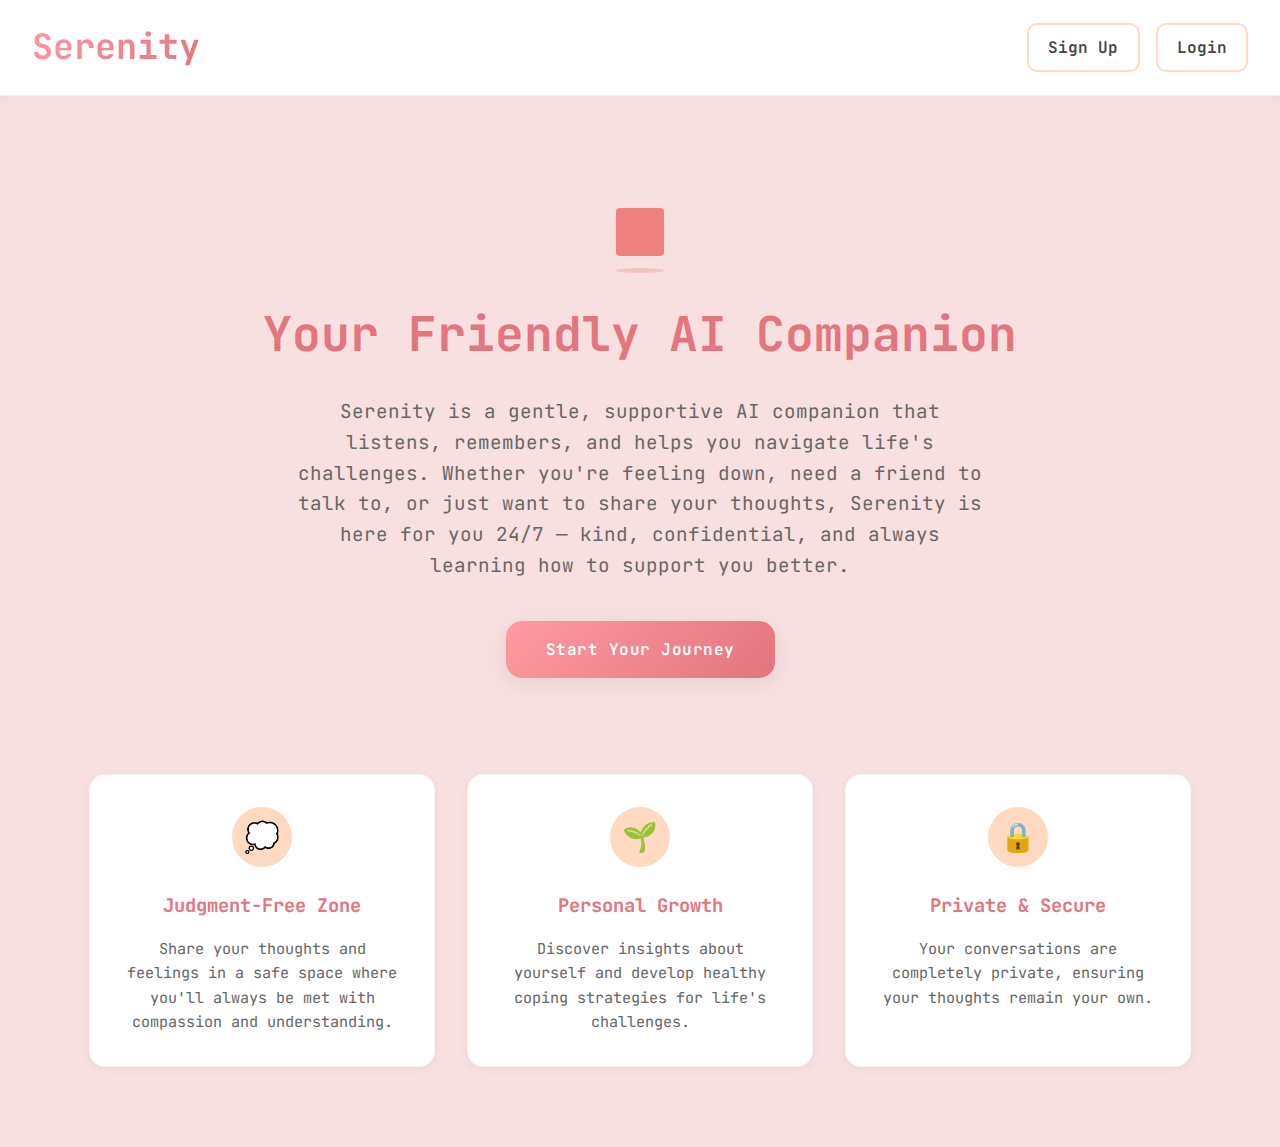
<file: templates/homepage.html>
<!DOCTYPE html>
<html lang="en">

<head>
    <meta charset="UTF-8">
    <link rel="preconnect" href="https://fonts.googleapis.com">
    <link rel="preconnect" href="https://fonts.gstatic.com" crossorigin>
    <link
        href="https://fonts.googleapis.com/css2?family=JetBrains+Mono:ital,wght@0,100..800;1,100..800&family=Poppins:ital,wght@0,100;0,200;0,300;0,400;0,500;0,600;0,700;0,800;0,900;1,100;1,200;1,300;1,400;1,500;1,600;1,700;1,800;1,900&family=Roboto:ital,wght@0,100..900;1,100..900&display=swap"
        rel="stylesheet">
    <meta name="viewport" content="width=device-width, initial-scale=1.0">
    <title>Welcome to Serenity</title>
    <style>
        :root {
            --primary: #FF9AA2;
            /* Soft pink */
            --primary-light: #FFDAC1;
            /* Light peach */
            --primary-dark: #E2757E;
            /* Dark pink */
            --accent: #B5EAD7;
            /* Mint green */
            --accent-light: #C7F9CC;
            /* Light mint */
            --bg-light: #f8e0e0;
            /* White */
            --bg-off: #F9F7F7;
            /* Off white */
            --text-dark: #454545;
            /* Dark gray */
            --text-medium: #666666;
            /* Medium gray */
            --shadow-sm: 0 2px 10px rgba(0, 0, 0, 0.05);
            --shadow-md: 0 5px 20px rgba(0, 0, 0, 0.08);
            --shadow-lg: 0 8px 30px rgba(0, 0, 0, 0.12);
            --radius-sm: 10px;
            --radius-md: 16px;
            --radius-lg: 24px;
            --transition: all 0.3s ease;
        }

        body {
            font-family: 'Jetbrains Mono';
            background: var(--bg-light);
            color: var(--text-dark);
            min-height: 100vh;
            line-height: 1.6;
            margin: 0;
        }

        header {
            background: white;
            border-bottom: 1px solid rgba(0, 0, 0, 0.05);
            box-shadow: var(--shadow-sm);
            padding: 1.2rem 2rem;
            display: flex;
            justify-content: space-between;
            align-items: center;
        }

        header h1 {
            background: linear-gradient(135deg, var(--primary), var(--primary-dark));
            -webkit-background-clip: text;
            background-clip: text;
            color: transparent;
            font-size: 2.2rem;
            font-weight: 700;
            margin: 0;
        }

        nav {
            display: flex;
            gap: 1rem;
        }

        nav a {
            color: var(--text-dark);
            font-size: 1rem;
            font-weight: 600;
            padding: 0.6rem 1.2rem;
            border: 2px solid var(--primary-light);
            border-radius: var(--radius-sm);
            transition: var(--transition);
            text-decoration: none;
        }

        nav a:hover {
            background: var(--primary-light);
            color: var(--text-dark);
            transform: translateY(-2px);
            box-shadow: var(--shadow-sm);
        }

        main {
            padding: 5rem 2rem;
            text-align: center;
            max-width: 1200px;
            margin: 0 auto;
            background-color: var(--bg-light);
        }

        main h2 {
            font-size: 3rem;
            color: var(--primary-dark);
            margin-bottom: 1.5rem;
            font-weight: 700;
        }

        main p {
            font-size: 1.2rem;
            color: var(--text-medium);
            max-width: 700px;
            margin: 0 auto 2.5rem auto;
        }

        .btn {
            background: linear-gradient(135deg, var(--primary), var(--primary-dark));
            color: white;
            padding: 1rem 2.5rem;
            border-radius: var(--radius-md);
            font-weight: 600;
            letter-spacing: 0.5px;
            box-shadow: var(--shadow-md);
            transition: var(--transition);
            text-decoration: none;
            display: inline-block;
        }

        .btn:hover {
            transform: translateY(-3px);
            box-shadow: var(--shadow-lg);
            background: linear-gradient(135deg, var(--primary-dark), var(--primary));
        }

        .modal {
            display: none;
            position: fixed;
            top: 0;
            left: 0;
            width: 100%;
            height: 100%;
            justify-content: center;
            align-items: center;
            backdrop-filter: blur(5px);
            background: rgba(255, 255, 255, 0.8);
            z-index: 1000;
        }

        .modal-content {
            background: var(--bg-light);
            border: 1px solid rgba(0, 0, 0, 0.05);
            box-shadow: var(--shadow-lg);
            padding: 2.5rem;
            border-radius: var(--radius-lg);
            width: 100%;
            max-width: 400px;
            position: relative;
        }

        .modal-content h3 {
            margin-top: 0;
            color: var(--primary-dark);
            margin-bottom: 1.5rem;
            font-size: 1.8rem;
            text-align: center;
        }

        .modal-content input {
            background: var(--bg-off);
            border: 2px solid var(--primary-light);
            color: var(--text-dark);
            transition: var(--transition);
        }

        .modal-content input:focus {
            border-color: var(--primary);
            box-shadow: 0 0 0 3px rgba(255, 154, 162, 0.2);
            outline: none;
        }

        .modal-content button {
            background: linear-gradient(135deg, var(--primary), var(--primary-dark));
            transition: var(--transition);
            color: white;
            padding: 0.9rem;
            border: none;
            border-radius: var(--radius-md);
            font-weight: 600;
            font-size: 1rem;
            cursor: pointer;
            width: 100%;
            margin-top: 1.5rem;
        }

        .modal-content button:hover {
            background: linear-gradient(135deg, var(--primary-dark), var(--primary));
            transform: translateY(-2px);
            box-shadow: var(--shadow-md);
        }

        .close-btn {
            color: var(--text-medium);
            transition: var(--transition);
            position: absolute;
            top: 1rem;
            right: 1.5rem;
            font-size: 1.5rem;
            cursor: pointer;
        }

        .close-btn:hover {
            color: var(--primary-dark);
        }

        @keyframes fadeIn {
            from {
                opacity: 0;
                transform: translateY(20px);
            }

            to {
                opacity: 1;
                transform: translateY(0);
            }
        }

        main {
            animation: fadeIn 1s ease-out;
        }

        .error-message {
            background: rgba(255, 0, 0, 0.05);
            border: 1px solid rgba(255, 0, 0, 0.2);
            color: #e74c3c;
            padding: 12px;
            margin-bottom: 20px;
            border-radius: var(--radius-sm);
            display: none;
            text-align: center;
        }

        .modal-content form {
            display: flex;
            flex-direction: column;
            gap: 18px;
        }

        .modal-content label {
            display: block;
            margin-bottom: 6px;
            font-weight: 600;
            color: var(--text-medium);
        }

        .modal-content input {
            padding: 14px;
            border-radius: var(--radius-sm);
            width: 100%;
            box-sizing: border-box;
            font-size: 1rem;
        }


        .bg-decoration {
            position: absolute;
            z-index: -1;
            opacity: 0.4;
        }

        .bg-circle-1 {
            top: 10%;
            left: 5%;
            width: 300px;
            height: 300px;
            background: var(--accent-light);
            border-radius: 50%;
            filter: blur(50px);
        }

        .bg-circle-2 {
            bottom: 5%;
            right: 10%;
            width: 250px;
            height: 250px;
            background: var(--primary-light);
            border-radius: 50%;
            filter: blur(60px);
        }

        .hero-section {
            position: relative;
            overflow: hidden;
            padding: 2rem 0;
        }

        .features {
            display: flex;
            justify-content: center;
            flex-wrap: wrap;
            gap: 2rem;
            margin-top: 4rem;
        }

        .feature-card {
            background: white;
            border-radius: var(--radius-md);
            padding: 2rem;
            width: 280px;
            box-shadow: var(--shadow-sm);
            transition: var(--transition);
            border: 1px solid rgba(0, 0, 0, 0.03);
        }

        .feature-card:hover {
            transform: translateY(-5px);
            box-shadow: var(--shadow-md);
        }

        .feature-icon {
            width: 60px;
            height: 60px;
            background: var(--primary-light);
            border-radius: 50%;
            display: flex;
            align-items: center;
            justify-content: center;
            margin: 0 auto 1.5rem;
            color: var(--primary-dark);
            font-size: 1.8rem;
        }

        .feature-card h3 {
            color: var(--primary-dark);
            margin-bottom: 1rem;
        }

        .feature-card p {
            color: var(--text-medium);
            font-size: 0.95rem;
            margin: 0;
        }


        .loader {
            width: 48px;
            height: 48px;
            margin: auto;
            position: relative;
        }

        .loader:before {
            content: '';
            width: 48px;
            height: 5px;
            background: #f0808050;
            position: absolute;
            top: 60px;
            left: 0;
            border-radius: 50%;
            animation: shadow324 0.5s linear infinite;
        }

        .loader:after {
            content: '';
            width: 100%;
            height: 100%;
            background: #f08080;
            position: absolute;
            top: 0;
            left: 0;
            border-radius: 4px;
            animation: jump7456 0.5s linear infinite;
        }

        @keyframes jump7456 {
            15% {
                border-bottom-right-radius: 3px;
            }

            25% {
                transform: translateY(9px) rotate(22.5deg);
            }

            50% {
                transform: translateY(18px) scale(1, .9) rotate(45deg);
                border-bottom-right-radius: 40px;
            }

            75% {
                transform: translateY(9px) rotate(67.5deg);
            }

            100% {
                transform: translateY(0) rotate(90deg);
            }
        }

        @keyframes shadow324 {

            0%,
            100% {
                transform: scale(1, 1);
            }

            50% {
                transform: scale(1.2, 1);
            }
        }
    </style>
</head>

<body>


    <header>
        <h1>Serenity</h1>
        <nav>
            <a href="signup">Sign Up</a>
            <a href="#" onclick="openLogin()">Login</a>
        </nav>
    </header>

    <main>
        <div class="hero-section">
            <div class="loader"></div>
            <h2>Your Friendly AI Companion</h2>
            <p>
                Serenity is a gentle, supportive AI companion that listens, remembers, and helps you navigate life's
                challenges. Whether you're feeling down, need a friend to talk to, or just want to share your thoughts,
                Serenity is here for you 24/7 — kind, confidential, and always learning how to support you better.
            </p>
            <a href="signup" class="btn">Start Your Journey</a>
        </div>

        <div class="features">
            <div class="feature-card">
                <div class="feature-icon">💭</div>
                <h3>Judgment-Free Zone</h3>
                <p>Share your thoughts and feelings in a safe space where you'll always be met with compassion and
                    understanding.</p>
            </div>
            <div class="feature-card">
                <div class="feature-icon">🌱</div>
                <h3>Personal Growth</h3>
                <p>Discover insights about yourself and develop healthy coping strategies for life's challenges.</p>
            </div>
            <div class="feature-card">
                <div class="feature-icon">🔒</div>
                <h3>Private & Secure</h3>
                <p>Your conversations are completely private, ensuring your thoughts remain your own.</p>
            </div>
        </div>
    </main>

    <!-- Login Modal -->
    <div class="modal" id="loginModal">
        <div class="modal-content">
            <span class="close-btn" onclick="closeLogin()">&times;</span>
            <h3>Welcome Back</h3>
            <div id="login-error" class="error-message"></div>
            <form id="loginForm" action="/login" method="POST">
                <div>
                    <label for="login_user">Email</label>
                    <input type="text" id="login_user" name="email" required placeholder="Enter your email">
                </div>

                <div>
                    <label for="login_pass">Password</label>
                    <input type="password" id="login_pass" name="password" required placeholder="Enter your password">
                </div>

                <button type="submit">Login</button>
            </form>
        </div>
    </div>

    <script>
        function openLogin() {
            const modal = document.getElementById('loginModal');
            modal.style.display = 'flex';
        }

        function closeLogin() {
            const modal = document.getElementById('loginModal');
            modal.style.display = 'none';
        }

        // to close modal when clicking outside of it
        window.onclick = function (event) {
            const modal = document.getElementById('loginModal');
            if (event.target === modal) {
                modal.style.display = 'none';
            }
        };
    </script>

</body>

</html>
</file>
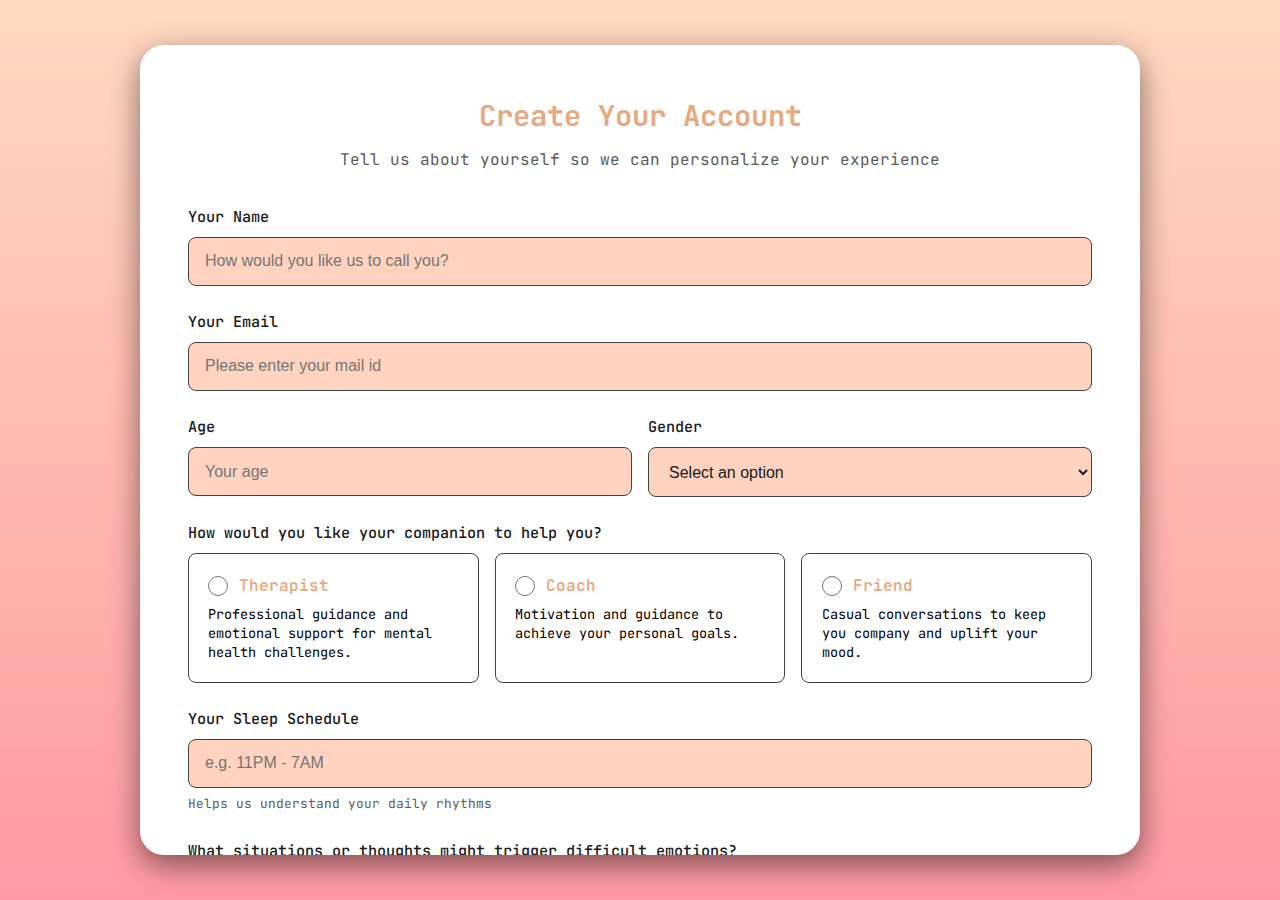
<file: templates/signup.html>
<!DOCTYPE html>
<html lang="en">

<head>
    <meta charset="UTF-8">
    <link rel="preconnect" href="https://fonts.googleapis.com">
    <link rel="preconnect" href="https://fonts.gstatic.com" crossorigin>
    <link
        href="https://fonts.googleapis.com/css2?family=JetBrains+Mono:ital,wght@0,100..800;1,100..800&family=Poppins:ital,wght@0,100;0,200;0,300;0,400;0,500;0,600;0,700;0,800;0,900;1,100;1,200;1,300;1,400;1,500;1,600;1,700;1,800;1,900&family=Roboto:ital,wght@0,100..900;1,100..900&display=swap"
        rel="stylesheet">
    <meta name="viewport" content="width=device-width, initial-scale=1.0">
    <title>Join Serenity | Your Mental Health Companion</title>
    <style>
        :root {
            --primary: #FF9AA2;
            --primary-light: #e5aa82;
            --primary-dark: #ba2d89;
            --accent: #ff9800;
            --bg-gradient-2: #FF9AA2;
            --bg-gradient-1: #FFDAC1;
            --text-dark: #1c1a1a;
            --text-muted: #5d5a5a;
            --shadow-sm: 0 2px 10px rgba(0, 0, 0, 0.3);
            --shadow-md: 0 5px 20px rgba(0, 0, 0, 0.4);
            --shadow-lg: 0 10px 30px rgba(0, 0, 0, 0.5);
            --radius-sm: 8px;
            --radius-md: 16px;
            --radius-lg: 24px;
            --transition: all 0.3s ease;
        }

        * {
            box-sizing: border-box;
            margin: 0;
            padding: 0;
        }

        body {
            font-family: 'Jetbrains Mono';
            background: linear-gradient(var(--bg-gradient-1), var(--bg-gradient-2));
            color: var(--text-dark);
            display: flex;
            justify-content: center;
            align-items: center;
            min-height: 100vh;
            padding: 2rem;
            line-height: 1.6;
        }

        .container {
            display: flex;
            max-width: 1000px;
            width: 100%;
            background: #ffffff;
            border-radius: var(--radius-lg);
            overflow: hidden;
            box-shadow: var(--shadow-lg);
            animation: fadeIn 0.6s ease-out;
        }

        .welcome-panel {
            flex: 1;
            background: linear-gradient(145deg, var(--primary-dark), var(--primary));
            color: white;
            padding: 3rem;
            display: flex;
            flex-direction: column;
            justify-content: center;
            position: relative;
            overflow: hidden;
        }

        .welcome-panel::before {
            content: "";
            position: absolute;
            top: 0;
            left: 0;
            right: 0;
            bottom: 0;
            background: url('/api/placeholder/500/700') center/cover;
            opacity: 0.1;
            z-index: 0;
        }

        .welcome-content {
            position: relative;
            z-index: 1;
        }

        .welcome-panel h1 {
            font-size: 2.5rem;
            margin-bottom: 1.5rem;
            font-weight: 700;
            line-height: 1.2;
        }

        .welcome-panel p {
            margin-bottom: 2rem;
            font-size: 1.1rem;
            opacity: 0.95;
        }

        .features {
            margin-top: 2rem;
        }

        .feature {
            display: flex;
            align-items: center;
            margin-bottom: 1.2rem;
        }

        .feature-icon {
            width: 36px;
            height: 36px;
            background: rgba(243, 239, 239, 0.2);
            border-radius: 50%;
            display: flex;
            align-items: center;
            justify-content: center;
            margin-right: 1rem;
        }

        .feature-text {
            font-size: 1rem;
        }

        .form-panel {
            flex: 1.2;
            padding: 3rem;
            overflow-y: auto;
            max-height: 90vh;
        }

        .form-header {
            margin-bottom: 2rem;
            text-align: center;
        }

        .form-header h2 {
            font-size: 1.8rem;
            color: var(--primary-light);
            margin-bottom: 0.5rem;
        }

        .form-header p {
            color: var(--text-muted);
        }

        .form-group {
            margin-bottom: 1.5rem;
            position: relative;
        }

        label {
            display: block;
            margin-bottom: 0.5rem;
            font-weight: 500;
            font-size: 0.95rem;
            color: var(--text-dark);
        }

        input,
        select,
        textarea {
            width: 100%;
            padding: 0.9rem 1rem;
            border: 1.5px solid #424242;
            border-radius: var(--radius-sm);
            font-size: 1rem;
            color: var(--text-dark);
            background: #ffd3bf;
            transition: var(--transition);
        }

        input:focus,
        select:focus,
        textarea:focus {
            outline: none;
            border-color: var(--primary-light);
            background: #fcab83;
            box-shadow: 0 0 0 4px rgba(102, 187, 106, 0.2);
        }

        input::placeholder,
        textarea::placeholder {
            color: #757575;
        }

        .helper-text {
            font-size: 0.8rem;
            color: var(--text-muted);
            margin-top: 0.4rem;
        }

        .style-options {
            display: grid;
            grid-template-columns: repeat(3, 1fr);
            gap: 1rem;
            margin-top: 0.5rem;
        }

        .style-option {
            border: 1.5px solid #424242;
            border-radius: var(--radius-sm);
            padding: 1.2rem;
            cursor: pointer;
            transition: var(--transition);
            position: relative;
        }

        .style-option:hover {
            border-color: var(--primary-light);
            background: #e9b7b7;
        }

        .style-option.selected {
            border-color: var(--primary);
            background: rgba(145, 76, 175, 0.1);
        }

        .style-option input {
            position: absolute;
            opacity: 0;
        }

        .style-title {
            font-weight: 600;
            font-size: 1rem;
            color: var(--primary-light);
            margin-bottom: 0.4rem;
            display: flex;
            align-items: center;
        }

        .style-title::before {
            content: "";
            display: inline-block;
            width: 18px;
            height: 18px;
            border: 1.5px solid #757575;
            border-radius: 50%;
            margin-right: 0.7rem;
            transition: var(--transition);
        }

        .style-option.selected .style-title::before {
            border-color: var(--primary);
            background: var(--primary);
            box-shadow: inset 0 0 0 3px #1e1e1e;
        }

        .style-desc {
            font-size: 0.85rem;
            color: black;
            line-height: 1.4;
        }

        .btn {
            display: inline-block;
            background: rgb(255, 137, 156);
            color: white;
            border: none;
            border-radius: var(--radius-sm);
            padding: 1rem 1.5rem;
            font-size: 1rem;
            font-weight: 600;
            cursor: pointer;
            transition: var(--transition);
            text-align: center;
            width: 50%;
            margin: 0 auto;
            /* Centers the button horizontally */
            display: block;
            /* Ensures margin auto works */
        }

        .btn:hover {
            background: var(--primary-dark);
            transform: translateY(-2px);
            box-shadow: var(--shadow-md);
        }

        .btn:active {
            transform: translateY(0);
        }

        .two-cols {
            display: grid;
            grid-template-columns: 1fr 1fr;
            gap: 1rem;
        }

        @keyframes fadeIn {
            from {
                opacity: 0;
                transform: translateY(10px);
            }

            to {
                opacity: 1;
                transform: translateY(0);
            }
        }

        @media (max-width: 900px) {
            .container {
                flex-direction: column;
            }

            .welcome-panel {
                padding: 2rem;
            }

            .form-panel {
                padding: 2rem;
            }
        }

        @media (max-width: 600px) {
            .style-options {
                grid-template-columns: 1fr;
            }

            .two-cols {
                grid-template-columns: 1fr;
            }
        }
    </style>
</head>

<body>
    <div class="container">


        <div class="form-panel">
            <div class="form-header">
                <h2>Create Your Account</h2>
                <p>Tell us about yourself so we can personalize your experience</p>
            </div>

            <form action="/signup" method="POST">
                <div class="form-group">
                    <label for="name">Your Name</label>
                    <input type="text" id="name" name="name" placeholder="How would you like us to call you?" required>
                </div>

                <div class="form-group">
                    <label for="name">Your Email</label>
                    <input type="text" id="email" name="email" placeholder="Please enter your mail id" required>
                </div>

                <div class="two-cols">
                    <div class="form-group">
                        <label for="age">Age</label>
                        <input type="number" id="age" name="age" placeholder="Your age" required>
                    </div>

                    <div class="form-group">
                        <label for="gender">Gender</label>
                        <select id="gender" name="gender" required>
                            <option value="" disabled selected>Select an option</option>
                            <option>Male</option>
                            <option>Female</option>
                            <option>Non-binary</option>
                            <option>Prefer not to say</option>
                        </select>
                    </div>
                </div>

                <div class="form-group">
                    <label>How would you like your companion to help you?</label>
                    <div class="style-options">
                        <div class="style-option" onclick="selectStyle('therapist')">
                            <input type="radio" id="therapist" name="agent_style" value="Therapist" required>
                            <div class="style-title">Therapist</div>
                            <div class="style-desc">Professional guidance and emotional support for mental health
                                challenges.</div>
                        </div>

                        <div class="style-option" onclick="selectStyle('coach')">
                            <input type="radio" id="coach" name="agent_style" value="Coach">
                            <div class="style-title">Coach</div>
                            <div class="style-desc">Motivation and guidance to achieve your personal goals.</div>
                        </div>

                        <div class="style-option" onclick="selectStyle('companion')">
                            <input type="radio" id="companion" name="agent_style" value="Companion">
                            <div class="style-title">Friend</div>
                            <div class="style-desc">Casual conversations to keep you company and uplift your mood.</div>
                        </div>
                    </div>
                </div>

                <div class="form-group">
                    <label for="sleep">Your Sleep Schedule</label>
                    <input type="text" id="sleep" name="sleep" placeholder="e.g. 11PM - 7AM">
                    <div class="helper-text">Helps us understand your daily rhythms</div>
                </div>

                <div class="form-group">
                    <label for="triggers">What situations or thoughts might trigger difficult emotions?</label>
                    <textarea id="triggers" name="triggers" rows="2"
                        placeholder="e.g. work stress, social anxiety, feeling overwhelmed"></textarea>
                    <div class="helper-text">This helps us be more sensitive to your needs</div>
                </div>

                <div class="form-group">
                    <label for="coping">What helps you feel better when you're stressed?</label>
                    <textarea id="coping" name="coping" rows="2"
                        placeholder="e.g. music, breathing exercises, nature walks"></textarea>
                    <div class="helper-text">We'll suggest these when you might need them</div>
                </div>

                <div class="two-cols">
                    <div class="form-group">
                        <label for="password">Create Password</label>
                        <input type="password" id="password" name="password" placeholder="At least 8 characters"
                            required>
                    </div>

                    <div class="form-group">
                        <label for="confirmpassword">Confirm Password</label>
                        <input type="password" id="confirmpassword" name="confirmpassword"
                            placeholder="Re-enter password" required>
                    </div>
                </div>

                <button type="submit" class="btn">Begin Your Journey</button>
            </form>
        </div>
    </div>

    <script>
        function selectStyle(id) {
            // Remove selected class from all options
            document.querySelectorAll('.style-option').forEach(option => {
                option.classList.remove('selected');
            });

            // Add selected class to clicked option
            const clickedOption = document.getElementById(id).closest('.style-option');
            clickedOption.classList.add('selected');

            // Check the radio button
            document.getElementById(id).checked = true;
        }

        // Initial setup - to check if any radio is already selected
        document.addEventListener('DOMContentLoaded', function () {
            const checkedRadio = document.querySelector('input[name="agent_style"]:checked');
            if (checkedRadio) {
                selectStyle(checkedRadio.id);
            }
        });
    </script>
</body>

</html>
</file>
